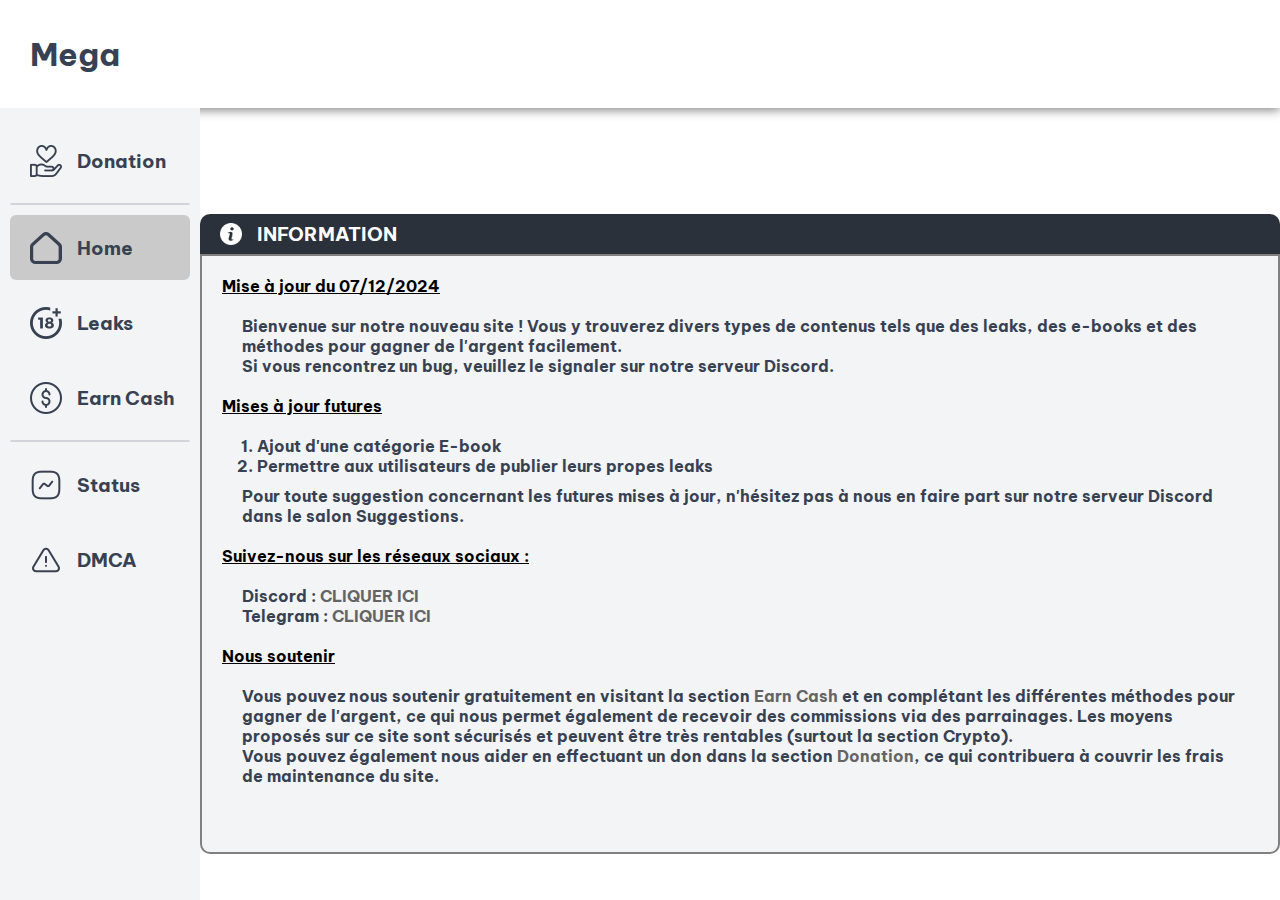
<file: index.html>
<!DOCTYPE html>
<html lang="fr">
<head>
    <meta charset="UTF-8">
    <meta name="viewport" content="width=device-width, initial-scale=1.0">
    <title class="skiptranslate">Mega Free !</title>

    <!-- Préconnexion pour accélérer les requêtes -->
    <link rel="preconnect" href="https://t100.pixhost.to" crossorigin>
    <link rel="preconnect" href="https://api.megafree.xyz" crossorigin>
    
    <!-- Stylesheets -->
    <link rel="stylesheet" href="css/style.css">

    <!-- Préchargement des images critiques -->
    <link rel="preload" href="img/search.png" as="image">
    <link rel="preload" href="img/heart.png" as="image">
    <link rel="preload" href="img/house.png" as="image">
    <link rel="preload" href="img/plus-18-movie.png" as="image">
    <link rel="preload" href="img/dollar.png" as="image">
    <link rel="preload" href="img/status.png" as="image">
    <link rel="preload" href="img/risk.png" as="image">


    <link rel="stylesheet" href="https://fonts.googleapis.com/css2?family=Be+Vietnam+Pro&display=swap">

    <script async src="https://www.googletagmanager.com/gtag/js?id=G-V0V0NXDJGW"></script>
    <script>
        window.dataLayer = window.dataLayer || [];
        function gtag(){dataLayer.push(arguments);}
        gtag('js', new Date());

        gtag('config', 'G-V0V0NXDJGW');
    </script>
      
</head>
<body>
    
    <header>
        <h1 class="skiptranslate">Mega</h1>
        <div id="google_translate_element" class="pc-translate"></div>
        <!-- <p><span>S'identifier</span> | <span>S'inscrire</span></p> -->
    </header>

    <main>
        <section id="nav" class="nav skiptranslate">
            <div id="google_translate_element" class="mobile-translate"></div>

            <a href="donate.html" class="nav-href">
                <div class="nav-cat">
                    <img src="img/heart.png" alt="Heart">
                    <h3>Donation</h3>
                </div>
            </a>
            <hr>
            <a href="index.html" class="nav-href active">
                <div class="nav-cat active">
                    <img src="img/house.png" alt="House">
                    <h3>Home</h3>
                </div>
            </a>
            <a href="leak.html" class="nav-href">
                <div class="nav-cat">
                    <img src="img/plus-18-movie.png" alt="Plus 18 Movie">
                    <h3>Leaks</h3>
                </div>
            </a>
            <!-- <a href="#ebook" class="nav-href">
                <div class="nav-cat">
                    <img src="img/book.png" alt="">
                    <h3>Ebooks</h3>
                </div>
            </a> -->
            <a href="cash.html" class="nav-href">
                <div class="nav-cat">
                    <img src="img/dollar.png" alt="Dollar">
                    <h3>Earn Cash</h3>
                </div>
            </a>

            <hr>
            
            <a href="status.html" class="nav-href no-load">
                <div class="nav-cat">
                    <img src="img/status.png" alt="Status">
                    <h3>Status</h3>
                </div>
            </a>
            <a href="dmca.html" class="nav-href no-load">
                <div class="nav-cat">
                    <img src="img/risk.png" alt="Risk">
                    <h3>DMCA</h3>
                </div>
            </a>
        </section>

        <section class="content" style="gap: 0px;">
            <div id="content"></div>
            <div style="width: 100%; min-height: 100%;display: flex;justify-content: center; align-items: center;">
                <div class="info-container">
                    <div class="info-title">
                        <img src="img/information.png" alt=""> 
                        <h3>INFORMATION</h3>
                    </div>
                    <div class="info-content">
                        <h4 class="info-sub-title">Mise à jour du 07/12/2024</h4>
                        <h4 class="info-text">Bienvenue sur notre nouveau site ! Vous y trouverez divers types de contenus tels que des leaks, des e-books et des méthodes pour gagner de l'argent facilement. <br> Si vous rencontrez un bug, veuillez le signaler sur notre serveur Discord.</h4>
            
                        <h4 class="info-sub-title">Mises à jour futures</h4>
                        <h4 class="info-list">
                            <ol>
                                <li>Ajout d'une catégorie E-book</li>
                                <li>Permettre aux utilisateurs de publier leurs propes leaks</li>
                            </ol>
                        </h4>
                        <h4 class="info-text">Pour toute suggestion concernant les futures mises à jour, n'hésitez pas à nous en faire part sur notre serveur Discord dans le salon Suggestions.</h4>
            
                        <h4 class="info-sub-title">Suivez-nous sur les réseaux sociaux :</h4>
                        <h4 class="info-text">Discord : <a class="info-hypertext" href="https://discord.com/invite/2Y2RUHGxkF">CLIQUER ICI</a></h4>
                        <h4 class="info-text">Telegram : <a class="info-hypertext" href="https://t.me/leaketsexe">CLIQUER ICI</a></h4>
            
                        <h4 class="info-sub-title">Nous soutenir</h4>
                        <h4 class="info-text">Vous pouvez nous soutenir gratuitement en visitant la section <a class="info-hypertext" href="#" onclick="window.location = 'index.html#cash'; location.reload()">Earn Cash</a> et en complétant les différentes méthodes pour gagner de l'argent, ce qui nous permet également de recevoir des commissions via des parrainages. Les moyens proposés sur ce site sont sécurisés et peuvent être très rentables (surtout la section Crypto). <br> Vous pouvez également nous aider en effectuant un don dans la section <a class="info-hypertext" href="#" onclick="window.location = 'index.html#donation'; location.reload()">Donation</a>, ce qui contribuera à couvrir les frais de maintenance du site.</h4>
                    </div>
                </div>
            </div>
            <div class="menu-mobile">
                <label for="check">
                    <input type="checkbox" id="check"> 
                    <span></span>
                    <span></span>
                    <span></span>
                </label>
            </div>
        </section>
    </main>

    <!-- Scripts -->
    <script src="//translate.google.com/translate_a/element.js" defer></script>
    <script src="js/main.js"></script>
</body>
</html>
</file>
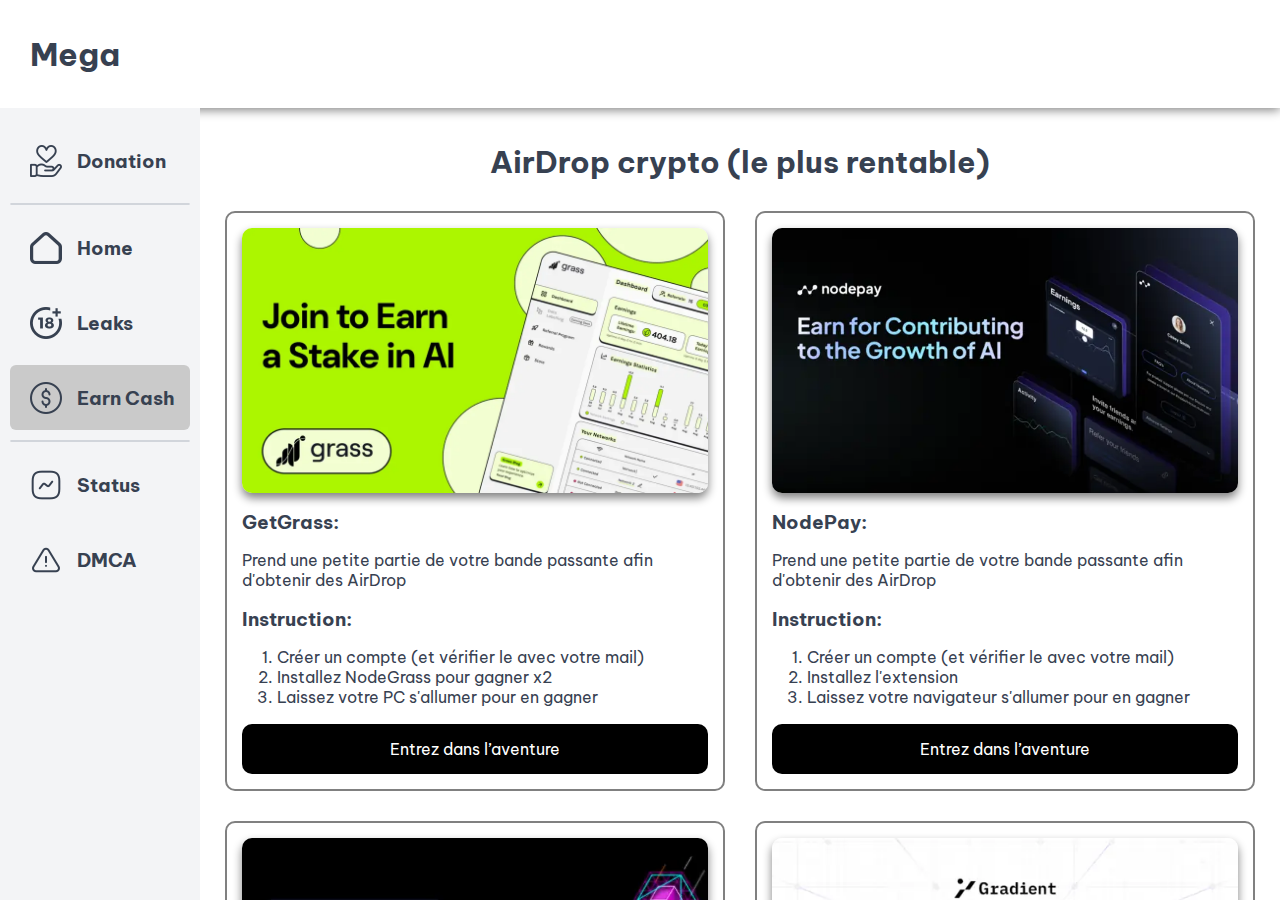
<file: cash.html>
<!DOCTYPE html>
<html lang="fr">
<head>
    <meta charset="UTF-8">
    <meta name="viewport" content="width=device-width, initial-scale=1.0">
    <title class="skiptranslate">Mega Free !</title>

    <!-- Préconnexion pour accélérer les requêtes -->
    <link rel="preconnect" href="https://t100.pixhost.to" crossorigin>
    <link rel="preconnect" href="https://api.megafree.xyz" crossorigin>
    
    <!-- Stylesheets -->
    <link rel="stylesheet" href="css/style.css">

    <!-- Préchargement des images critiques -->
    <link rel="preload" href="img/search.png" as="image">
    <link rel="preload" href="img/heart.png" as="image">
    <link rel="preload" href="img/house.png" as="image">
    <link rel="preload" href="img/plus-18-movie.png" as="image">
    <link rel="preload" href="img/dollar.png" as="image">
    <link rel="preload" href="img/status.png" as="image">
    <link rel="preload" href="img/risk.png" as="image">


    <link rel="stylesheet" href="https://fonts.googleapis.com/css2?family=Be+Vietnam+Pro&display=swap">

    <script async src="https://www.googletagmanager.com/gtag/js?id=G-V0V0NXDJGW"></script>
    <script>
        window.dataLayer = window.dataLayer || [];
        function gtag(){dataLayer.push(arguments);}
        gtag('js', new Date());

        gtag('config', 'G-V0V0NXDJGW');
    </script>
      
</head>
<body>
    
    <header>
        <h1 class="skiptranslate">Mega</h1>
        <div id="google_translate_element" class="pc-translate"></div>
        <!-- <p><span>S'identifier</span> | <span>S'inscrire</span></p> -->
    </header>

    <main>
        <section id="nav" class="nav skiptranslate">
            <div id="google_translate_element" class="mobile-translate"></div>

            <a href="donate.html" class="nav-href">
                <div class="nav-cat">
                    <img src="img/heart.png" alt="Heart">
                    <h3>Donation</h3>
                </div>
            </a>
            <hr>
            <a href="index.html" class="nav-href">
                <div class="nav-cat">
                    <img src="img/house.png" alt="House">
                    <h3>Home</h3>
                </div>
            </a>
            <a href="leak.html" class="nav-href">
                <div class="nav-cat">
                    <img src="img/plus-18-movie.png" alt="Plus 18 Movie">
                    <h3>Leaks</h3>
                </div>
            </a>
            <!-- <a href="#ebook" class="nav-href">
                <div class="nav-cat">
                    <img src="img/book.png" alt="">
                    <h3>Ebooks</h3>
                </div>
            </a> -->
            <a href="cash.html" class="nav-href">
                <div class="nav-cat active">
                    <img src="img/dollar.png" alt="Dollar">
                    <h3>Earn Cash</h3>
                </div>
            </a>

            <hr>
            
            <a href="status.html" class="nav-href no-load">
                <div class="nav-cat">
                    <img src="img/status.png" alt="Status">
                    <h3>Status</h3>
                </div>
            </a>
            <a href="dmca.html" class="nav-href no-load">
                <div class="nav-cat">
                    <img src="img/risk.png" alt="Risk">
                    <h3>DMCA</h3>
                </div>
            </a>
        </section>

        <section class="content">
            <div id="content"></div>
            <div class="menu-mobile">
                <label for="check">
                    <input type="checkbox" id="check"> 
                    <span></span>
                    <span></span>
                    <span></span>
                </label>
            </div>
        </section>
    </main>

    <!-- Scripts -->
    <script src="//translate.google.com/translate_a/element.js" defer></script>
    <script src="js/load-cash.js"></script>
    <script src="js/main.js"></script>
</body>
</html>
</file>
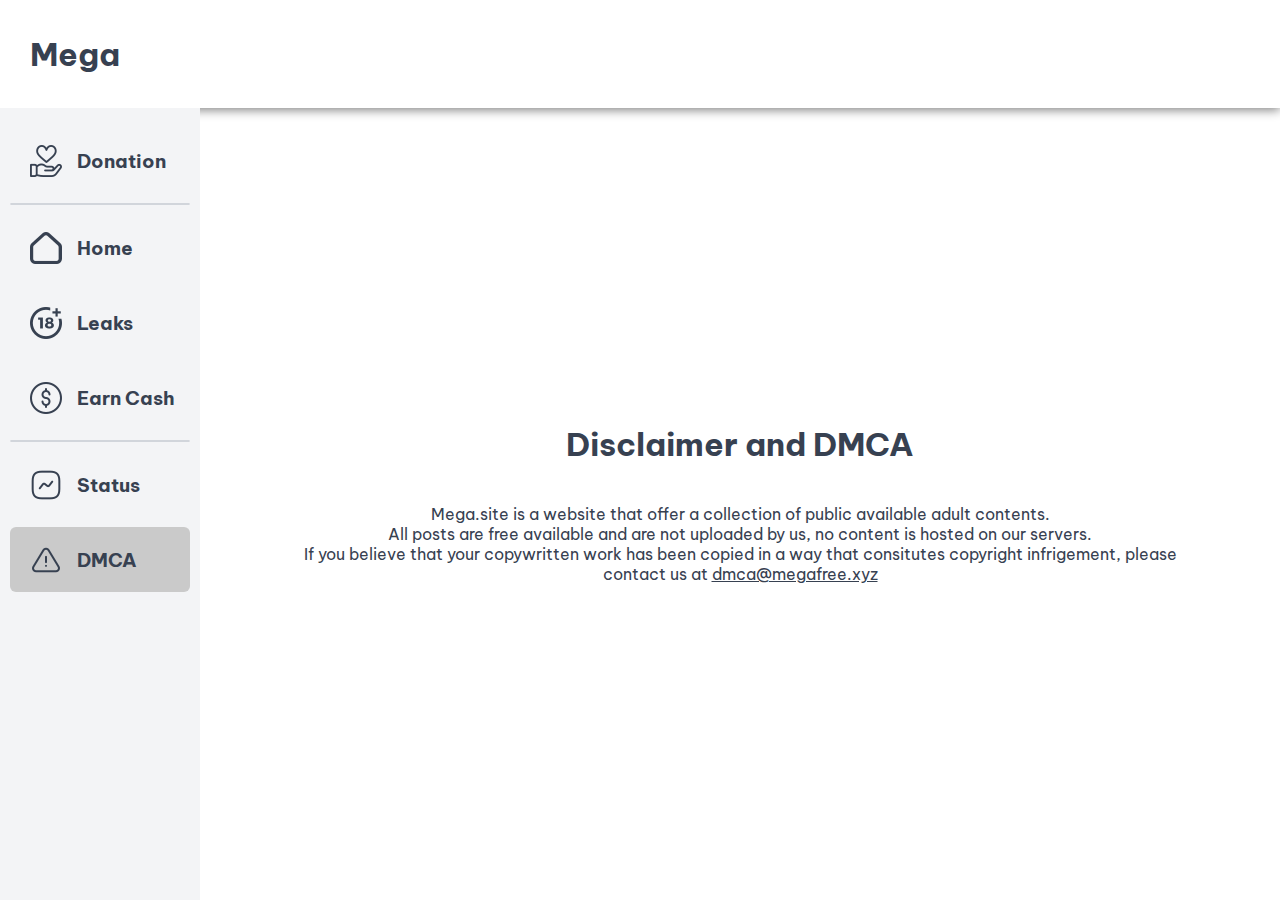
<file: dmca.html>
<!DOCTYPE html>
<html lang="fr">
    <head>
        <meta charset="UTF-8">
        <meta name="viewport" content="width=device-width, initial-scale=1.0">
        <title class="skiptranslate">Mega Free !</title>
        
        <!-- Stylesheets -->
        <link rel="stylesheet" href="css/style.css">
    
        <!-- Préchargement des images critiques -->
        <link rel="preload" href="img/search.png" as="image">
        <link rel="preload" href="img/heart.png" as="image">
        <link rel="preload" href="img/house.png" as="image">
        <link rel="preload" href="img/plus-18-movie.png" as="image">
        <link rel="preload" href="img/dollar.png" as="image">
        <link rel="preload" href="img/status.png" as="image">
        <link rel="preload" href="img/risk.png" as="image">
    
    
        <link rel="stylesheet" href="https://fonts.googleapis.com/css2?family=Be+Vietnam+Pro&display=swap">

        <script async src="https://www.googletagmanager.com/gtag/js?id=G-V0V0NXDJGW"></script>
        <script>
            window.dataLayer = window.dataLayer || [];
            function gtag(){dataLayer.push(arguments);}
            gtag('js', new Date());

            gtag('config', 'G-V0V0NXDJGW');
        </script>
          
    </head>
<body>
    
    <header>
        <h1 class="skiptranslate">Mega</h1>
        <div id="google_translate_element" class="pc-translate"></div>
        <!-- <p><span>S'identifier</span> | <span>S'inscrire</span></p> -->
    </header>

    <main>

        <section id="nav" class="nav skiptranslate">
            <div id="google_translate_element" class="mobile-translate"></div>

            <a href="donate.html" class="nav-href"><div class="nav-cat">
                <img src="img/heart.png" alt="">
                <h3>Donation</h3>
            </div></a>
            <hr>
            <a href="index.html" class="nav-href"><div class="nav-cat">
                <img src="img/house.png" alt="">
                <h3>Home</h3>
            </div></a>
            <a href="leak.html" class="nav-href"><div class="nav-cat">
                <img src="img/plus-18-movie.png" alt="">
                <h3>Leaks</h3>
            </div></a>
            <!-- <a href="index.html#ebook" class="nav-href"><div class="nav-cat">
                <img src="img/book.png" alt="">
                <h3>Ebooks</h3>
            </div></a> -->
            <a href="cash.html" class="nav-href"><div class="nav-cat">
                <img src="img/dollar.png" alt="">
                <h3>Earn Cash</h3>
            </div></a>
            <hr>
            <a href="status.html" class="nav-href no-load"><div class="nav-cat">
                <img src="img/status.png" alt="">
                <h3>Status</h3>
            </div></a>
            <a href="dmca.html" class="nav-href no-load"><div class="nav-cat active">
                <img src="img/risk.png" alt="">
                <h3>DMCA</h3>
            </div></a>
        </section>

        <section class="content">
            <div id="content" style="height: 100%; align-items: center;">
                <div>
                    <h1 style="width: 100%; text-align: center;">Disclaimer and DMCA </h1> <br><br>   
                    <p style="max-width: 900px; text-align: center;">Mega.site is a website that offer a collection of public available adult contents. <br>
                        All posts are free available and are not uploaded by us, no content is hosted on our servers. <br>
                        If you believe that your copywritten work has been copied in a way that consitutes copyright infrigement, please contact us at <a href="mailto:dmca@megafree.xyz">dmca@megafree.xyz</a>
                    </p>
                </div>
            </div>

            <div class="menu-mobile">
                <label for="check">
                    <input type="checkbox" id="check"/> 
                    <span></span>
                    <span></span>
                    <span></span>
                </label>
            </div>
        </section>
        
        
    </main>

    <script type="text/javascript" src="//translate.google.com/translate_a/element.js"></script>
    <script src="js/main.js"></script>
</body>
</html>
</file>
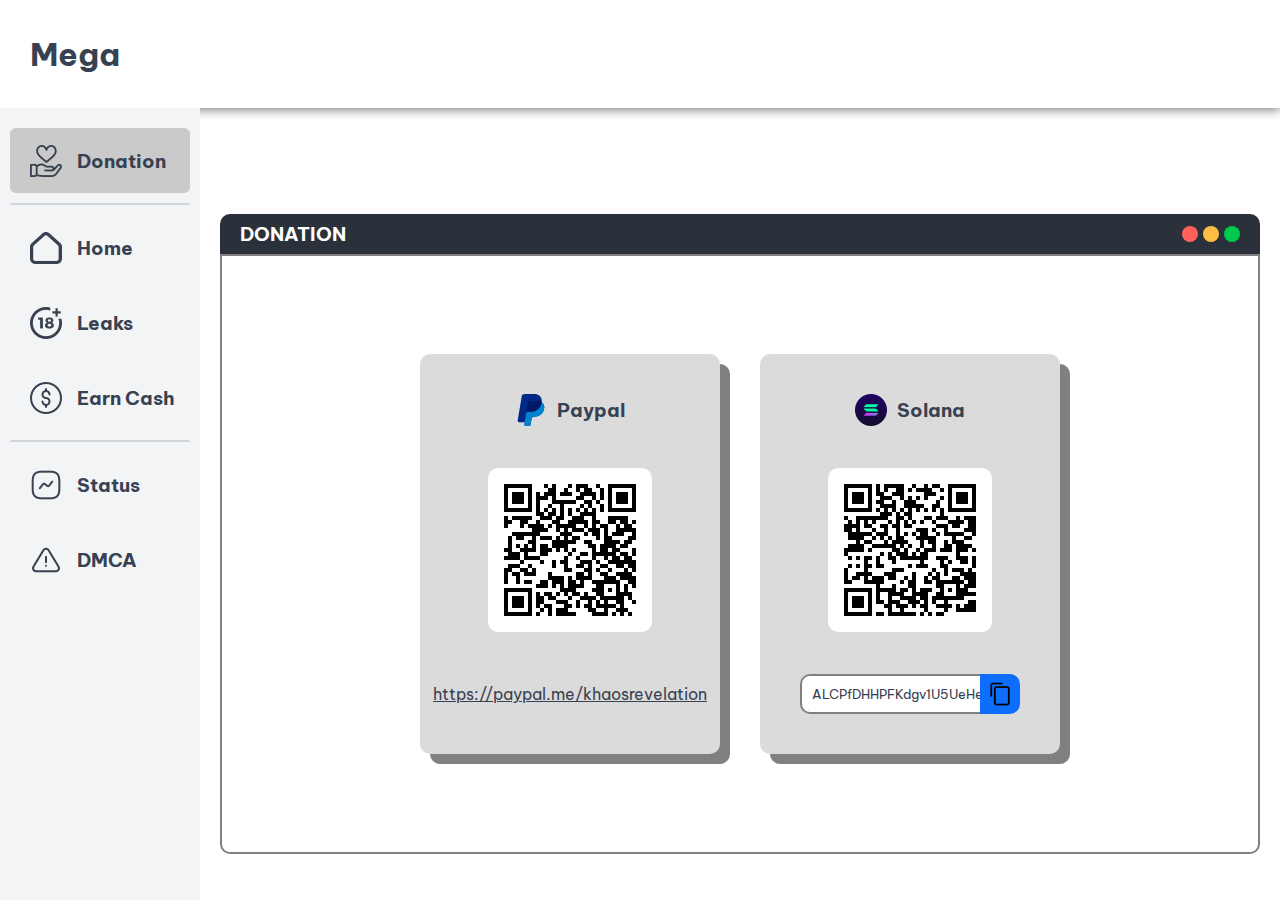
<file: donate.html>
<!DOCTYPE html>
<html lang="fr">
<head>
    <meta charset="UTF-8">
    <meta name="viewport" content="width=device-width, initial-scale=1.0">
    <title class="skiptranslate">Mega Free !</title>

    <!-- Préconnexion pour accélérer les requêtes -->
    <link rel="preconnect" href="https://t100.pixhost.to" crossorigin>
    <link rel="preconnect" href="https://api.megafree.xyz" crossorigin>
    
    <!-- Stylesheets -->
    <link rel="stylesheet" href="css/style.css">

    <!-- Préchargement des images critiques -->
    <link rel="preload" href="img/search.png" as="image">
    <link rel="preload" href="img/heart.png" as="image">
    <link rel="preload" href="img/house.png" as="image">
    <link rel="preload" href="img/plus-18-movie.png" as="image">
    <link rel="preload" href="img/dollar.png" as="image">
    <link rel="preload" href="img/status.png" as="image">
    <link rel="preload" href="img/risk.png" as="image">


    <link rel="stylesheet" href="https://fonts.googleapis.com/css2?family=Be+Vietnam+Pro&display=swap">

    <script async src="https://www.googletagmanager.com/gtag/js?id=G-V0V0NXDJGW"></script>
    <script>
        window.dataLayer = window.dataLayer || [];
        function gtag(){dataLayer.push(arguments);}
        gtag('js', new Date());

        gtag('config', 'G-V0V0NXDJGW');
    </script>
      
</head>
<body>
    
    <header>
        <h1 class="skiptranslate">Mega</h1>
        <div id="google_translate_element" class="pc-translate"></div>
        <!-- <p><span>S'identifier</span> | <span>S'inscrire</span></p> -->
    </header>

    <main>
        <section id="nav" class="nav skiptranslate">
            <div id="google_translate_element" class="mobile-translate"></div>

            <a href="donate.html" class="nav-href">
                <div class="nav-cat active">
                    <img src="img/heart.png" alt="Heart">
                    <h3>Donation</h3>
                </div>
            </a>
            <hr>
            <a href="index.html" class="nav-href active">
                <div class="nav-cat">
                    <img src="img/house.png" alt="House">
                    <h3>Home</h3>
                </div>
            </a>
            <a href="leak.html" class="nav-href">
                <div class="nav-cat">
                    <img src="img/plus-18-movie.png" alt="Plus 18 Movie">
                    <h3>Leaks</h3>
                </div>
            </a>
            <!-- <a href="#ebook" class="nav-href">
                <div class="nav-cat">
                    <img src="img/book.png" alt="">
                    <h3>Ebooks</h3>
                </div>
            </a> -->
            <a href="cash.html" class="nav-href">
                <div class="nav-cat">
                    <img src="img/dollar.png" alt="Dollar">
                    <h3>Earn Cash</h3>
                </div>
            </a>

            <hr>
            
            <a href="status.html" class="nav-href no-load">
                <div class="nav-cat">
                    <img src="img/status.png" alt="Status">
                    <h3>Status</h3>
                </div>
            </a>
            <a href="dmca.html" class="nav-href no-load">
                <div class="nav-cat">
                    <img src="img/risk.png" alt="Risk">
                    <h3>DMCA</h3>
                </div>
            </a>
        </section>

        <section class="content" style="gap: 0px;">
            <div id="content"></div>
            <div style="padding: 20px; width: 100%; min-height: 100%;display: flex;justify-content: center; align-items: center;">
                <div class="info-container">
                    <div class="info-title" style="justify-content: space-between; padding: 0px 20px;">
                        <div>
                            <h3>DONATION</h3>
                        </div>
                        <div style="height: 100%; display: flex; gap: 5px; align-items: center;">
                            <span style="width: 16px; height: 16px; border-radius: 50%; background-color: #FF605C;"></span>
                            <span style="width: 16px; height: 16px; border-radius: 50%; background-color: #FFBD44;"></span>
                            <span style="width: 16px; height: 16px; border-radius: 50%; background-color: #00CA4E;"></span>
                        </div>
                    </div>
                    <div class="donation-content">
                        <div class="donation">
                            <h3><img src="img/paypal.png" alt="" >Paypal</h3>
                            <img src="img/papyal_qr_code.png" alt="">
                            <a href="https://paypal.me/khaosrevelation" target="_blank">https://paypal.me/khaosrevelation</a>
                        </div>
                        <div class="donation">
                            <h3><img src="img/solana.png" alt="">Solana</h3>
                            <img src="img/solana_qrcode.png" alt="">
                            <div class="donation-clipboard">
                                <input id="solana" type="" value="ALCPfDHHPFKdgv1U5UeHegaYMGSLmepM99eMYJBvebMV" disabled>
                                <div onclick="copy('solana')" id="copyText">
                                    <img src="img/copy.png" alt="">
                                </div>
                            </div>
                        </div>
                    </div>
                </div>
            </div>
            <div class="menu-mobile">
                <label for="check">
                    <input type="checkbox" id="check"> 
                    <span></span>
                    <span></span>
                    <span></span>
                </label>
            </div>
        </section>
    </main>

    <!-- Scripts -->
    <script src="//translate.google.com/translate_a/element.js" defer></script>
    <script src="js/main.js"></script>
</body>
</html>
</file>
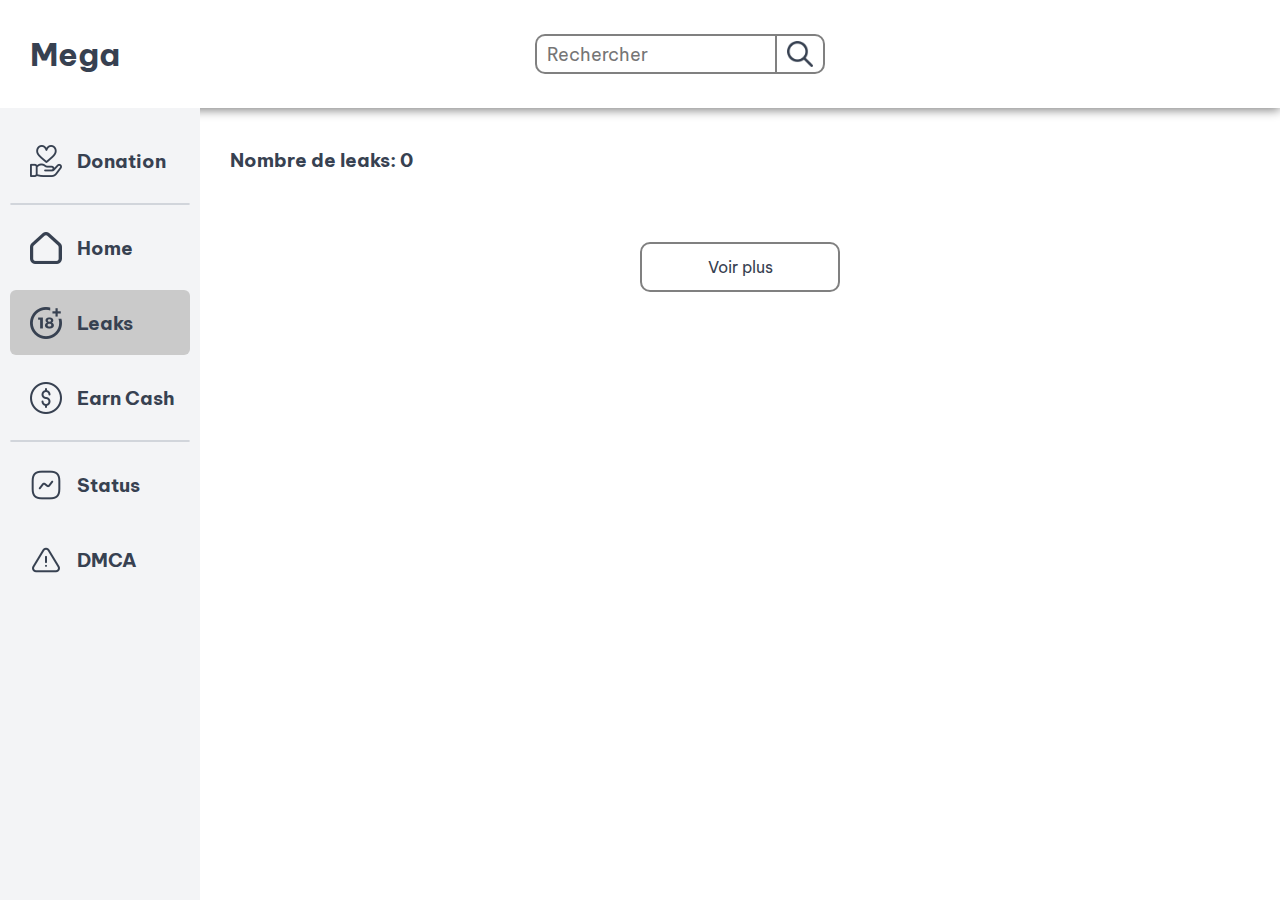
<file: leak.html>
<!DOCTYPE html>
<html lang="fr">
<head>
    <meta charset="UTF-8">
    <meta name="viewport" content="width=device-width, initial-scale=1.0">
    <title class="skiptranslate">Mega Free !</title>

    <!-- Préconnexion pour accélérer les requêtes -->
    <link rel="preconnect" href="https://t100.pixhost.to" crossorigin>
    <link rel="preconnect" href="https://api.megafree.xyz" crossorigin>
    
    <!-- Stylesheets -->
    <link rel="stylesheet" href="css/style.css">

    <!-- Préchargement des images critiques -->
    <link rel="preload" href="img/search.png" as="image">
    <link rel="preload" href="img/heart.png" as="image">
    <link rel="preload" href="img/house.png" as="image">
    <link rel="preload" href="img/plus-18-movie.png" as="image">
    <link rel="preload" href="img/dollar.png" as="image">
    <link rel="preload" href="img/status.png" as="image">
    <link rel="preload" href="img/risk.png" as="image">


    <link rel="stylesheet" href="https://fonts.googleapis.com/css2?family=Be+Vietnam+Pro&display=swap">

    <script async src="https://www.googletagmanager.com/gtag/js?id=G-V0V0NXDJGW"></script>
    <script>
        window.dataLayer = window.dataLayer || [];
        function gtag(){dataLayer.push(arguments);}
        gtag('js', new Date());

        gtag('config', 'G-V0V0NXDJGW');
    </script>
      
</head>
<body>
    
    <header>
        <h1 class="skiptranslate">Mega</h1>
        <div id="input" class="input">
            <input type="text" id="searchInput" placeholder="Rechercher">
            <div class="input-img-background">
                <img id="searchButton" src="img/search.png" alt="Search">
            </div>
        </div>
        <div id="google_translate_element" class="pc-translate"></div>
        <!-- <p><span>S'identifier</span> | <span>S'inscrire</span></p> -->
    </header>

    <main>
        <section id="nav" class="nav skiptranslate">
            <div id="google_translate_element" class="mobile-translate"></div>

            <a href="donate.html" class="nav-href">
                <div class="nav-cat">
                    <img src="img/heart.png" alt="Heart">
                    <h3>Donation</h3>
                </div>
            </a>
            <hr>
            <a href="index.html" class="nav-href">
                <div class="nav-cat">
                    <img src="img/house.png" alt="House">
                    <h3>Home</h3>
                </div>
            </a>
            <a href="leak.html" class="nav-href">
                <div class="nav-cat active">
                    <img src="img/plus-18-movie.png" alt="Plus 18 Movie">
                    <h3>Leaks</h3>
                </div>
            </a>
            <!-- <a href="#ebook" class="nav-href">
                <div class="nav-cat">
                    <img src="img/book.png" alt="">
                    <h3>Ebooks</h3>
                </div>
            </a> -->
            <a href="cash.html" class="nav-href">
                <div class="nav-cat">
                    <img src="img/dollar.png" alt="Dollar">
                    <h3>Earn Cash</h3>
                </div>
            </a>

            <hr>
            
            <a href="status.html" class="nav-href no-load">
                <div class="nav-cat">
                    <img src="img/status.png" alt="Status">
                    <h3>Status</h3>
                </div>
            </a>
            <a href="dmca.html" class="nav-href no-load">
                <div class="nav-cat">
                    <img src="img/risk.png" alt="Risk">
                    <h3>DMCA</h3>
                </div>
            </a>
        </section>

        <section class="content">
            <h3 id="nLeak" style="padding-left: 30px; padding-top: 10px;">Nombre de leaks: 0</h3>
            <div id="content"></div>
            <div class="see-more">
                <div id="loadMoreButton">Voir plus</div>
            </div>
            <div class="menu-mobile">
                <label for="check">
                    <input type="checkbox" id="check"> 
                    <span></span>
                    <span></span>
                    <span></span>
                </label>
            </div>
        </section>
    </main>

    <!-- Scripts -->
    <script src="//translate.google.com/translate_a/element.js" defer></script>
    <script src="js/main.js"></script>
    <script src="js/load-leak.js" ></script>
</body>
</html>
</file>
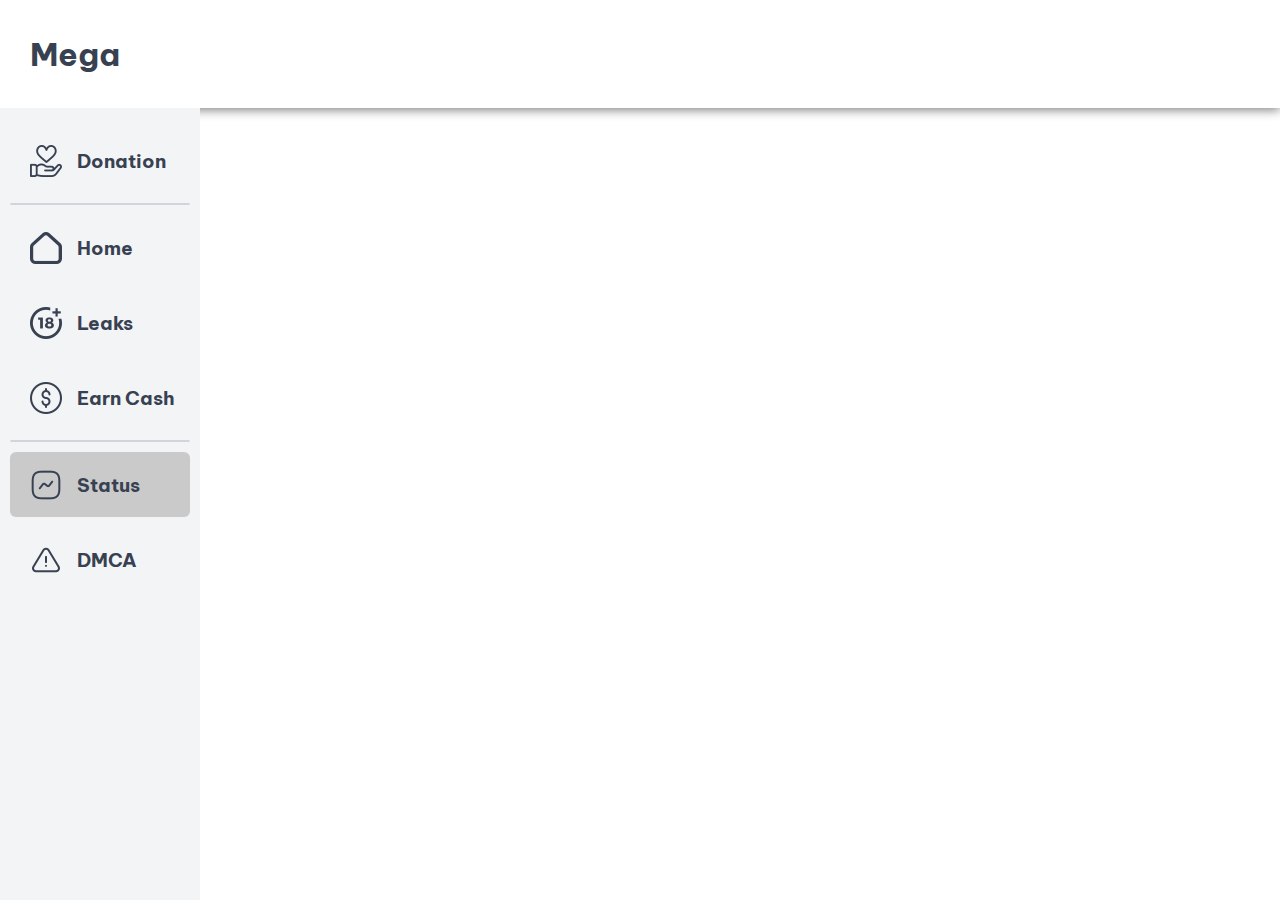
<file: status.html>
<!DOCTYPE html>
<html lang="fr">
    <head>
        <meta charset="UTF-8">
        <meta name="viewport" content="width=device-width, initial-scale=1.0">
        <title class="skiptranslate">Mega Free !</title>
    
        <!-- Préconnexion pour accélérer les requêtes -->
        <link rel="preconnect" href="https://api.megafree.xyz" crossorigin>
        
        <!-- Stylesheets -->
        <link rel="stylesheet" href="css/style.css">
    
        <!-- Préchargement des images critiques -->
        <link rel="preload" href="img/search.png" as="image">
        <link rel="preload" href="img/heart.png" as="image">
        <link rel="preload" href="img/house.png" as="image">
        <link rel="preload" href="img/plus-18-movie.png" as="image">
        <link rel="preload" href="img/dollar.png" as="image">
        <link rel="preload" href="img/status.png" as="image">
        <link rel="preload" href="img/risk.png" as="image">
    
    
        <link rel="stylesheet" href="https://fonts.googleapis.com/css2?family=Be+Vietnam+Pro&display=swap">

        <script async src="https://www.googletagmanager.com/gtag/js?id=G-V0V0NXDJGW"></script>
        <script>
            window.dataLayer = window.dataLayer || [];
            function gtag(){dataLayer.push(arguments);}
            gtag('js', new Date());

            gtag('config', 'G-V0V0NXDJGW');
        </script>
          
    </head>
<body>
    <style>
        .status-container {
            width: 1000px;
            height: 100%;
            gap: 50px;
            display: flex;
            flex-direction: column;
            justify-content: center;
            align-items: center;
        }
    
        .global-status-container {
            display: flex;
            align-items: center;
            padding: 20px;
            width: 100%;
            height: 75px;
            background-color: #83AF61;
            border-radius: 6px;
        }
    
        .global-status-txt,
        .global-status-txt font {
            color: white;
        }
    
        .status-box {
            display: flex;
            align-items: center;
            justify-content: space-between;
            padding: 20px;
            width: 100%;
            height: 75px;
            border: solid 2px grey;
            border-top: none; /* Supprime la bordure supérieure sauf pour le premier élément */
        }
    
        /* Garde la bordure supérieure pour le premier .status-box */
        .status-box:first-child {
            border-top: solid 2px grey;
        }
    
        .operational,
        .operational font {
            color: #83AF61;
        }
    
        .inoperational,
        .inoperational font {
            color: red;
        }
    </style>

    <header>
        <h1 class="skiptranslate">Mega</h1>

        <div id="google_translate_element" class="pc-translate"></div>
        <!-- <p><span>S'identifier</span> | <span>S'inscrire</span></p> -->
    </header>

    <main>

        <section id="nav" class="nav skiptranslate">
            <div id="google_translate_element" class="mobile-translate"></div>

            <a href="donate.html" class="nav-href"><div class="nav-cat">
                <img src="img/heart.png" alt="">
                <h3>Donation</h3>
            </div></a>
            <hr>
            <a href="index.html" class="nav-href"><div class="nav-cat">
                <img src="img/house.png" alt="">
                <h3>Home</h3>
            </div></a>
            <a href="leak.html" class="nav-href"><div class="nav-cat">
                <img src="img/plus-18-movie.png" alt="">
                <h3>Leaks</h3>
            </div></a>
            <!-- <a href="index.html#ebook" class="nav-href"><div class="nav-cat">
                <img src="img/book.png" alt="">
                <h3>Ebooks</h3>
            </div></a> -->
            <a href="cash.html" class="nav-href"><div class="nav-cat">
                <img src="img/dollar.png" alt="">
                <h3>Earn Cash</h3>
            </div></a>
            <hr>
            <a href="status.html" class="nav-href no-load"><div class="nav-cat active">
                <img src="img/status.png" alt="">
                <h3>Status</h3>
            </div></a>
            <a href="dmca.html" class="nav-href no-load"><div class="nav-cat">
                <img src="img/risk.png" alt="">
                <h3>DMCA</h3>
            </div></a>
        </section>

        <section class="content" style="display: none;">
            <div id="content" style="height: 100%;">
                <div class="status-container">
                    <div id="global-status" class="global-status-container">
                        <h2 class="global-status-txt">Tous nos systèmes sont operationnel</h2>
                    </div>
                    <div style="width: 100%;">
                        <div class="status-box">
                            <h4 class="skiptranslate">Bot Leaks</h4>
                            <p id="botLeak" class="operational">opérationnel</p>
                        </div>
                        <!-- <div class="status-box">
                            <h4 class="skiptranslate">Api</h4>
                            <p class="operational">opérationnel</p>
                        </div> -->
                    </div>
                </div>
            </div>

            <div class="menu-mobile">
                <label for="check">
                    <input type="checkbox" id="check"/> 
                    <span></span>
                    <span></span>
                    <span></span>
                </label>
            </div>

        </section>
    </main>

    <script type="text/javascript" src="//translate.google.com/translate_a/element.js"></script>
    <script src="js/main.js"></script>
    <script src="js/check-status-client.js"></script>
</body>
</html>
</file>
<file: css/style.css>
*{
    scroll-behavior: smooth;
    padding: 0;
    margin: 0;
    box-sizing: border-box;
    font-family: 'Be Vietnam Pro', sans-serif;
    color: #374151; 
}

* font {
    color: #374151;
}

body {
    display: flex;
    flex-direction: column;
    align-items: center;
    top: 0px !important;
    max-height: 100vh;
    max-height: -webkit-fill-available;
}

html {
    height: -webkit-fill-available;
}

body > .skiptranslate {
    display: none;
}

.goog-te-gadget img{
    display:none !important;
}

#goog-gt-tt, .goog-te-balloon-frame{display: none !important;}
.goog-text-highlight { background: none !important; box-shadow: none !important;}

.VIpgJd-ZVi9od-aZ2wEe-wOHMyf{
    display: none !important;
}

/* Header */

header {
    width: 100%;
    min-height: 12vh;
    padding: 0px 30px;
    display: flex;
    justify-content: space-between;
    align-items: center;
    flex-wrap: wrap;
    box-shadow: 0px 2px 10px grey;
}

.input {
    display: flex;
    width: 300px;
    height: 40px;
    position: relative;
}

.input input {
    width: 240px;
    height: 40px;
    border-radius: 10px 0px 0px 10px;
    border: solid grey;
    border-width: 2px 0px 2px 2px;
    font-size: 18px;
    padding: 0px 10px;
}

.input input:focus{
    outline: none;
}

.input-img-background{
    width: 50px;
    cursor: pointer;
    display: flex;
    align-items: center;
    border-radius: 0px 10px 10px 0px;
    border: solid 2px grey;
}

.input-img-background img{
    width: 26px;
    height: 26px;
    margin-left: 10px;
}

/* section */

main {
    display: flex;
    width: 100%;
    min-height: 88vh;
}

/* Navigation */

.nav {
    padding-top: 20px;
    display: flex;
    flex-direction: column;
    align-items: center;
    gap: 10px;
    min-width: 200px;
    max-width: 200px;
    min-height: 88vh;
    max-height: 88vh;
    overflow-x: hidden;
    background-color: #f3f4f6;
    /* background-color: #3b4149; */
    color: white;
}

.nav hr{
    width: 180px;
    border: solid 1px #d1d5db;
    border-radius: 10px;
}

.nav-href{
    text-decoration: none;
    color: black;
    width: 100%;
    height: 65px;
    padding: 0px 10px;
}

.nav-cat{
    padding-left: 20px;
    width: 100%;
    height: 100%;
    display: flex;
    align-items: center;
    justify-content: flex-start;
    gap: 15px;
    border-radius: 6px;
    transition: 0.4s;
}

.nav-cat img {
    width: 32px;
    height: 32px;
}

.nav-cat h3,
.nav-cat-pub h3{
    color: #374151;
}

.nav-cat:hover{
    background-color: #d1d5db;
}

.nav-href div.active {
    background-color: #cacaca;
}

/* nav section */


/* Contenu */
.content {
    width: 100%;
    display: flex;
    flex-direction: column;
    gap: 30px;
    /* background-color: #22282f; */
    padding: 30px 0px;
    height: 88vh;
    overflow-y: scroll;
}

#content {
    padding: 5px;
    display: flex;
    justify-content: center;
    flex-wrap: wrap;
    gap: 30px;
}

.content-box {
    position: relative;
    display: flex;
    flex-direction: column;
    justify-content: space-evenly;
    align-items: center;
    width: 300px;
    height: 458px;
    border: solid 2px grey;
    border-radius: 14px;
}

.content-img {
    width: 90%;
    height: 300px;
    object-position: center;
    object-fit: cover;
    border-radius: 10px;
}

.timeAndName {
    display: flex;
    flex-direction: column;
    align-items: center;
    gap: 10px;
    width: 90%;
}

.linkvertise{
    display: flex;
    justify-content: center;
    align-items: center;
    border-radius: 10px;
    text-decoration: none;
    min-width: 100%;
    min-height: 50px;
    color: white;
    /* background-color: rgb(68, 68, 207); */
    background-color: black;
}

.linkvertise font {
    color: white;
}

.time {
    font-size: 14px;
}

.see-more{
    width: 100%;
    display: flex;
    justify-content: center;
}

/* flag report */

.reportFlag {
    cursor: pointer;
    position: absolute;
    margin: auto;
    top: 10px;
    right: 10px;
    background-color: rgb(212, 212, 212);
    width: 40px;
    height: 40px;
    border-radius: 8px;
    box-shadow: 0px 0px 10px black;
    display: flex;
    justify-content: center;
    align-items: center;
    transition: 0.3s;
}

/* Report temp box */
.report-box-temp {
    opacity: 0;
    z-index: 9999;
    display: flex;
    justify-content: center;
    align-items: center;
    min-width: 100%;
    min-height: 100%;
    position: absolute;
    background-color: rgba(0, 0, 0, 0);
    pointer-events: none; /* Empêche l'interaction quand caché */
    transition: background-color 0.5s ease, opacity 0.5s ease;
}

/* État activé */
.report-box-temp.active {
    background-color: rgba(0, 0, 0, 0.568); /* Couleur cible */
    opacity: 1; /* Rendre visible */
    pointer-events: all; /* Réactiver l'interaction */
}


.report-temp {
    position: relative;
    display: flex;
    justify-content: space-evenly;
    align-items: center;
    width: 600px;
    height: 360px;
    background-color: white;
    border-radius: 10px;
    overflow: hidden;
}

.report-temp img{
    width: 267px;
    height: 300px;
    border-radius: 10px;
    object-position: center;
    object-fit: cover;
}

.report-temp-info {
    width: 267px;
    height: 300px;
    display: flex;
    flex-direction: column;
    justify-content: space-between;
}

.report-temp textarea{
    width: 267px;
    height: 190px;
    padding: 10px;
    border-radius: 10px;
    resize: none;
    border: solid 2px grey;
}

.report-temp a {
    width: 267px;
    height: 50px;
    display: flex;
    justify-content: center;
    align-items: center;
    background-color: black;
    border-radius: 10px;
    color: white;
}

.report-temp textarea:focus{
    outline: none;
}

.close-button-report-temp {
    font-size: 18px;
    cursor: pointer;
    position: absolute;
    margin: auto;
    top: 10px;
    right: 10px;
}

.report:hover {
    box-shadow: 0px 0px 15px black;
}

/* content earn cash */

.content-earn-money {
    padding: 15px;
    width: 500px; 
    height: 580px; 
    border: solid 2px grey; 
    border-radius: 10px; 
    display: flex; 
    flex-direction: column; 
    align-items: center; 
    justify-content: space-between;
}

.content-img-earn-money {
    width: 100%;
    height: 265px;
    border-radius: 10px;
    object-position: center;
    object-fit: cover;
    box-shadow: 0px 5px 10px grey;
}

.content-width {
    width: 100%;
}

.content-width-ol {
    width: 85%;
}

.content-access-earn-money {
    display: flex;
    justify-content: center;
    align-items: center;
    border-radius: 10px;
    text-decoration: none;
    min-width: 100%;
    min-height: 50px;
    color: white;
    /* background-color: rgb(68, 68, 207); */
    background-color: black;
}

.content-access-earn-money font{
    color: white;
}

#loadMoreButton{
    display: flex;
    justify-content: center;
    align-items: center;
    width: 200px;
    height: 50px;
    border: solid 2px grey;
    border-radius: 10px;
    cursor: pointer;
}

/* Google Translate */

#google_translate_element select{
    padding: 10px;
    font-size: 16px;
    background-color:#f6edfd;
    color:#383ffa;
    border: none;
    border-radius: 10px;
}

/* section Info */

.info-container {
    width: 1400px;
    height: 600px;
    border-radius: 10px;
}

.info-title {
    width: 100%;
    height: 40px;
    background-color: #2a313a;
    display: flex;
    align-items: center;
    padding-left: 20px;
    gap: 15px;
    border-radius: 10px 10px 0px 0px;
}

.info-title img {
    width: 22px;
    height: 22px;
}

.info-title h3,
.info-title font{
    color: white;
}

.info-sub-title,
.info-sub-title font{
    color: black;
}

.info-content {
    border: solid 2px gray;
    width: 100%;
    min-height: 100%;
    background-color: #f3f4f6;
    overflow-y: scroll;
    border-radius: 0px 0px 10px 10px;
}

.info-sub-title{
    text-decoration: underline;
    padding: 20px 20px;
}

.info-text {
    padding: 0px 40px;
}

.info-list {
    padding: 0px 55px;
    padding-bottom: 10px;
}

.info-hypertext{
    text-decoration: none;
    color: rgb(100, 100, 100);
}

.info-hypertext font{
    color: rgb(100, 100, 100);
}

/* section Donation */

.donation-content {
    width: 100%;
    min-height: 100%;
    display: flex;
    flex-wrap: wrap;
    justify-content: center;
    align-items: center;
    border: solid 2px grey;
    border-radius: 0px 0px 10px 10px;
}

.donation {
    margin: 20px;
    width: 300px;
    height: 400px;
    background-color: #dbdbdb;
    box-shadow: 10px 10px grey;
    border-radius: 10px;
    display: flex;
    flex-direction: column;
    justify-content: space-between;
    align-items: center;
    padding: 40px;
}

.donation h3 {
    display: flex;
    align-items: center;
    gap: 10px;
}

.donation img {
    border-radius: 10px;
}

.donation a {
    display: flex;
    align-items: center;
    height: 40px;
}

.donation-clipboard {
    width: 220px;
    display: flex;
}
.donation-clipboard input {
    width: 180px;
    height: 40px;
    border-radius: 10px 0px 0px 10px;
    background-color: white;
    padding-left: 10px;
    border: solid grey;
    border-width: 2px 0px 2px 2px;
}
.donation-clipboard div{
    width: 40px;
    height: 40px;
    display: flex;
    justify-content: center;
    align-items: center;
    background-color: #0d6efd;
    border-radius: 0px 10px 10px 0px;
}
.donation-clipboard div img{
    width: 28px;
    cursor: pointer;
}

/* message temp */

.message-temp {
    z-index: 9999999;
    width: 300px;
    height: 60px;
    background-color: #121212;
    position: absolute;
    top: -100px; /* Hors de l'écran */
    left: 0;
    right: 0;
    margin: auto;
    overflow: hidden;
    box-shadow: 0 4px 6px rgba(0, 0, 0, 0.2);
    opacity: 0;
    border-radius: 6px;
    transition: transform 0.5s ease, opacity 0.5s ease;
}

.message-temp-content {
    width: 100%;
    height: 55px;
    display: flex;
    justify-content: center;
    align-items: center;
    text-align: center;
    color: white;
    font-size: 16px;
}
.message-temp-content font {
    color: white;
}

.message-cooldown-progress {
    width: 100%;
    height: 5px;
    background-color: #BB86FC;
    transform-origin: left;
    transition: transform 3s linear; /* Durée ajustable */
}

/* menu mobile */

.menu-mobile {
    display: none;
}

.mobile-translate {
    display: none;
}


/* Responcive */

@media only screen and (max-width: 600px) {
    .pc-translate {
        display: none;
    }
    .mobile-translate {
        display: block;
        margin-left: 0px;
    }
    header {
        padding: 0px 10px;
    }
    #content {
        gap: 15px;   
    }
    .input {
        width: max-content;
    }
    .input input {
        width: 180px;
    }
    
    .nav {
        z-index: 999;
        position: absolute;
        left: -200px;
        transition: 0.4s;
    }

    .nav.active {
        left: 0px;
    }

    /* menu mobile*/

    .menu-mobile {
        position: absolute;
        bottom: 10px;
        right: 10px;
        display: flex;
        justify-content: center;
        align-items: center;
        width: 70px;
        height: 70px;
        border-radius: 50%;
        background-color: rgb(39, 39, 39);
        cursor:pointer;
    }

    label{
        scale: .5;
        display:flex;
        flex-direction:column;
        align-items: start;
        width:100%;
        height: 100%;
        pointer-events: none;
    }
    
    span{
        background: #fff;
        border-radius:10px;
        height:7px;
        margin: 7px 0;
        transition: .4s  cubic-bezier(0.68, -0.6, 0.32, 1.6);
    }
    
    
    span:nth-of-type(1){
        width:50%; 
    }
    
    span:nth-of-type(2){
        width:100%;
    }
    
    
    span:nth-of-type(3){
        width:75%;
    
    }
    
    
    input[type="checkbox"]{
        display:none;
    }
    
    
    input[type="checkbox"]:checked + span:nth-of-type(1){
        transform-origin:bottom;
        transform:rotatez(45deg) translate(8px,0px)
    }
    
    
    input[type="checkbox"]:checked ~ span:nth-of-type(2){
        
        transform-origin:top;
        transform:rotatez(-45deg)
    }
    
    
    input[type="checkbox"]:checked ~ span:nth-of-type(3){
        
        transform-origin:bottom;
        width:50%;
        transform: translate(30px,-11px) rotatez(45deg);
    
    }
       

    .content-box {
        min-width: 300px;
        width: 95%;
        height: 195px;
        flex-direction: row;
    }
    .content-img {
        width: 150px;
        height: 175px;
    }
    .timeAndName {
        width: 50%;
        margin-top: 35px;
        display: flex;
        flex-direction: column;
        gap: 10px;
    }
}
</file>
